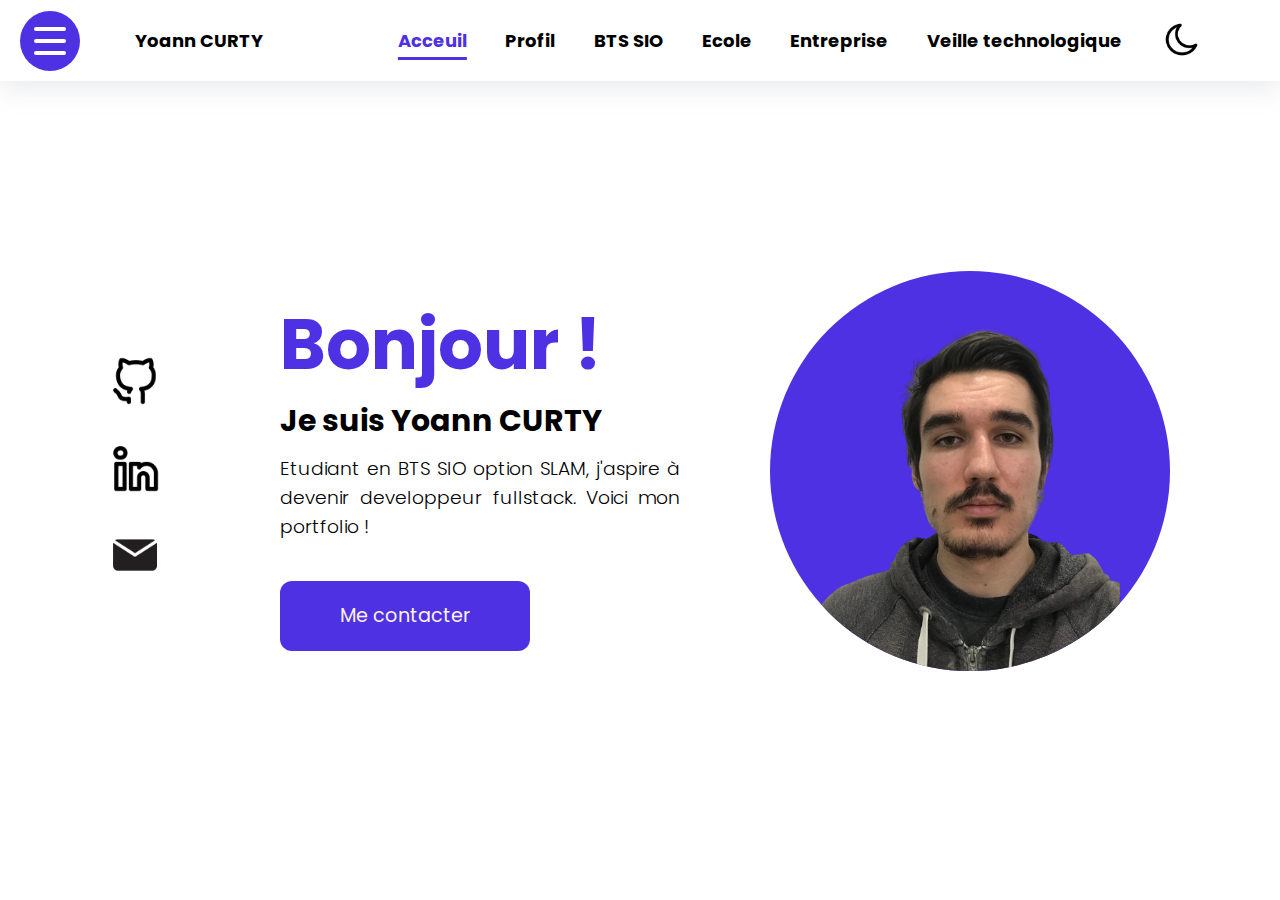
<file: index.html>
<!DOCTYPE html>
<html lang="en">
<head>
    <meta charset="UTF-8">
    <meta http-equiv="X-UA-Compatible" content="IE=edge">
    <meta name="viewport" content="width=device-width, initial-scale=1.0">
    

    <title>Portfolio Yoann CURTY</title>
    <link rel="stylesheet" href="./assets/css/style.css">
    <script src="./assets/js/script.js" defer></script>
</head>
<body id="body">
    <div id="scrollMenu" >

        <div id="barre-scroll">
            <div id="rond-scroll">
                <div id="barr">
                    <div id="bar1" class="bar-barre"></div>
                    <!-- <div id="bar2" class="bar-barre"></div> -->
                    <div id="bar3" class="bar-barre"></div>
                    
                </div>
                
            </div>
        </div>
        <ul class="ulScroll">
            <section class="li-titre">MENU</section>
            <li>
                <a class="highlightedSombre scroll-a" href="./index.html">Acceuil</a>
            </li>
            <li>
                <a class="scroll-a" href="./html/profil.html">Profil</a>
            </li>
            <li>
                <a class="scroll-a" href="./html/bts.html">BTS SIO</a>
            </li>
            <li>
                <a class="scroll-a" href="./html/ecole.html">Ecole</a>
            </li>
            <li>
                <a class="scroll-a" href="./html/entreprise.html">Entreprise</a>
            </li>
            <li>
                <a class="scroll-a" href="./html/veilletechno.html">Veille technologique</a>
            </li>
            <!-- <li>
                <a href="#">
                    <img class="menu-icon" src="./assets/img/moon.png" alt="">
                </a>
            </li> -->
        </ul>
        <ul class="contact-scroll ulScroll">
            <section class="li-titre">CONTACT</section>
            <li><a href="https://github.com/Yoann86"><img class="menu-icon menu-social-img" src="./assets/img/github.png" alt="">Git</a></li>
            <li><a href="https://www.linkedin.com/in/yoann-curty-5152aa263/"><img class="menu-icon menu-social-img" src="./assets/img/linkedin.png" alt="">Linkedin</a></li>
            <li><a href="mailto:yoann.curty@gmail.com"><img class="menu-icon menu-social-img" src="./assets/img/mail.png" alt="">Gmail</a></li>
            <li></li>
        </ul>
        
    </div>
    
        <nav id="nav">
            <div id="bar">
                <div class="bar-barre"></div>
                <div class="bar-barre"></div>
                <div class="bar-barre"></div>
            </div>
            
            <a href="#" class="nom">Yoann CURTY</a>
            
            <ul class="ulNav">
                <li>
                    <a class="highlighted" href="./index.html">Acceuil</a>
                </li>
                <li>
                    <a href="./html/profil.html">Profil</a>
                </li>
                <li>
                    <a href="./html/bts.html">BTS SIO</a>
                </li>
                <li>
                    <a href="./html/ecole.html">Ecole</a>
                </li>
                <li>
                    <a href="./html/entreprise.html">Entreprise</a>
                </li>
                <li>
                    <a href="./html/veilletechno.html">Veille technologique</a>
                </li>
                <li>
                    <a >
                        <img class="nav-icon" src="./assets/img/moon.png" alt="">
                    </a>
                </li>
            </ul>
            
        </nav>

    <div class="container">

        <div class="bubbles">
            <div class="bubble"></div>
            <div class="bubble"></div>
            <div class="bubble"></div>
            <div class="bubble"></div>
            <div class="bubble"></div>
            <div class="bubble"></div>
            <div class="bubble"></div>
            <div class="bubble"></div>
            <div class="bubble"></div>
            <div class="bubble"></div>
        </div>

        <div class="container-social">
            <a href="https://github.com/Yoann86" target="_blank"><img class="social-img" src="./assets/img/github.png" alt=""></a>
            <a href="https://www.linkedin.com/in/yoann-curty-5152aa263/" target="_blank"><img class="social-img" src="./assets/img/linkedin.png" alt=""></a>
            <a href="mailto:yoann.curty@gmail.com"><img class="social-img" src="./assets/img/mail.png" alt=""></a> 
        </div>

        <div class="text-container">
            <h1>Bonjour !</h1>
            <h2>Je suis Yoann CURTY</h2>
            <h3>Etudiant en BTS SIO option SLAM, j'aspire à devenir developpeur fullstack. Voici mon portfolio !</h3>
            <div><a href="" class="contact">Me contacter</a> </div>
        </div>

        <div id="blob">
            <img id="nixon" src="./assets/img/MicrosoftTeams-image__5_-removebg-preview.png" alt="">
        </div>

        
    </div>
    
</body>
</html>
</file>
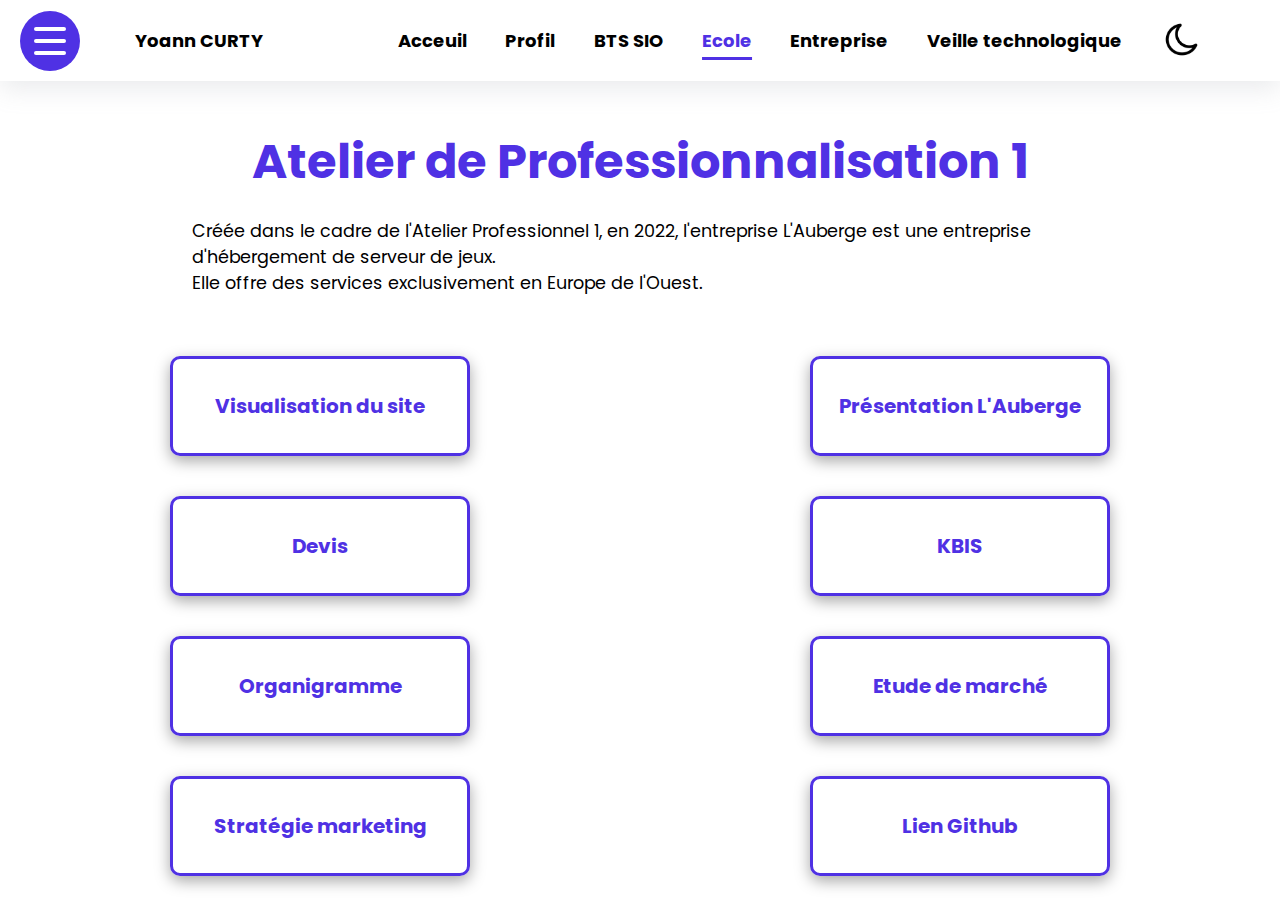
<file: html/ap1.html>
<!DOCTYPE html>
<html lang="en">
<head>
    <meta charset="UTF-8">
    <meta http-equiv="X-UA-Compatible" content="IE=edge">
    <meta name="viewport" content="width=device-width, initial-scale=1.0">
    <title>Document</title>
    <link rel="stylesheet" href="../assets/css/style.css">
    <script src="../assets/js/script.js" defer></script>
    <script src="../assets/js/ecole.js" defer></script>
</head>
<body id="body">
    
    <div id="scrollMenu" >
        <div id="barre-scroll">
            <div id="rond-scroll">
                <div id="barr">
                    <div id="bar1" class="bar-barre"></div>
                    <!-- <div id="bar2" class="bar-barre"></div> -->
                    <div id="bar3" class="bar-barre"></div>
                </div>
                
            </div>
        </div>
        <ul class="ulScroll">
            <section class="li-titre">MENU</section>
            <li>
                <a  class="scroll-a" href="../index.html">Acceuil</a>
            </li>
            <li>
                <a class="scroll-a" href="../html/profil.html">Profil</a>
            </li>
            <li>
                <a class="scroll-a" href="../html/bts.html">BTS SIO</a>
            </li>
            <li>
                <a class="highlightedSombre scroll-a" href="#">Ecole</a>
            </li>
            <li>
                <a class="scroll-a" href="./entreprise.html">Entreprise</a>
            </li>
            <li>
                <a class="scroll-a" href="./veilletechno.html">Veille technologique</a>
            </li>
            
        </ul>
        <ul class="contact-scroll ulScroll">
            <section class="li-titre">CONTACT</section>
            <li><a href="https://github.com/Yoann86"><img class="menu-icon menu-social-img" src="../assets/img/github.png" alt="">Git</a></li>
            <li><a href="https://www.linkedin.com/in/yoann-curty-5152aa263/"><img class="menu-icon menu-social-img" src="../assets/img/linkedin.png" alt="">Linkedin</a></li>
            <li><a href="mailto:yoann.curty@gmail.com"><img class="menu-icon menu-social-img" src="../assets/img/mail.png" alt="">Gmail</a></li>
        </ul>
    </div>
    <nav id="nav">
        <div id="bar">
            <div class="bar-barre"></div>
            <div class="bar-barre"></div>
            <div class="bar-barre"></div>
        </div>
        <a href="#" class="nom">Yoann CURTY</a>
        <ul class="ulNav">
            <li>
                <a  href="../index.html">Acceuil</a>
            </li>
            <li>
                <a  href="./profil.html">Profil</a>
            </li>
            <li>
                <a  href="./bts.html">BTS SIO</a>
            </li>
            <li>
                <a class="highlighted" href="./ecole.html">Ecole</a>
            </li>
            <li>
                <a href="./entreprise.html">Entreprise</a>
            </li>
            <li>
                <a href="./veilletechno.html">Veille technologique</a>
            </li>
            <li>
                <a >
                    <img class="nav-icon" src="../assets/img/moon.png" alt="">
                </a>
            </li>
        </ul>
        
    </nav>
    <div class="pasIndex"></div>
    <div id="overlay" class="visible"></div>

    <h2 class="tmp2">Atelier de Professionnalisation 1</h2>

    <div class="descAP1">
        Créée dans le cadre de l'Atelier Professionnel 1, en 2022, l'entreprise L'Auberge est une entreprise d'hébergement de serveur de jeux. 
        <br>
        Elle offre des services exclusivement en Europe de l'Ouest.
    </div>

    <div class="grilleAp1">
        <a href="../assets/pdf/ap1/pdf24_images_merged.pdf" target="_blank">Visualisation du site</a>
        <a href="../assets/pdf/ap1/presentationAP1.pdf" target="_blank">Présentation L'Auberge</a>
        <a href="../assets/pdf/ap1/devis.pdf" target="_blank">Devis</a>
        <a href="" target="_blank">KBIS</a>
        <a href="../assets/pdf/ap1/orga.pdf" target="_blank">Organigramme</a>
        <a href="../assets/pdf/ap1/etude.pdf" target="_blank">Etude de marché</a>
        <a href="../assets/pdf/ap1/planmarket.pdf" target="_blank">Stratégie marketing</a>
        <a href="https://github.com/Yoann86/Site-Vitrine" target="_blank">Lien Github</a>
    </div>
    

</body>
</html>
</file>
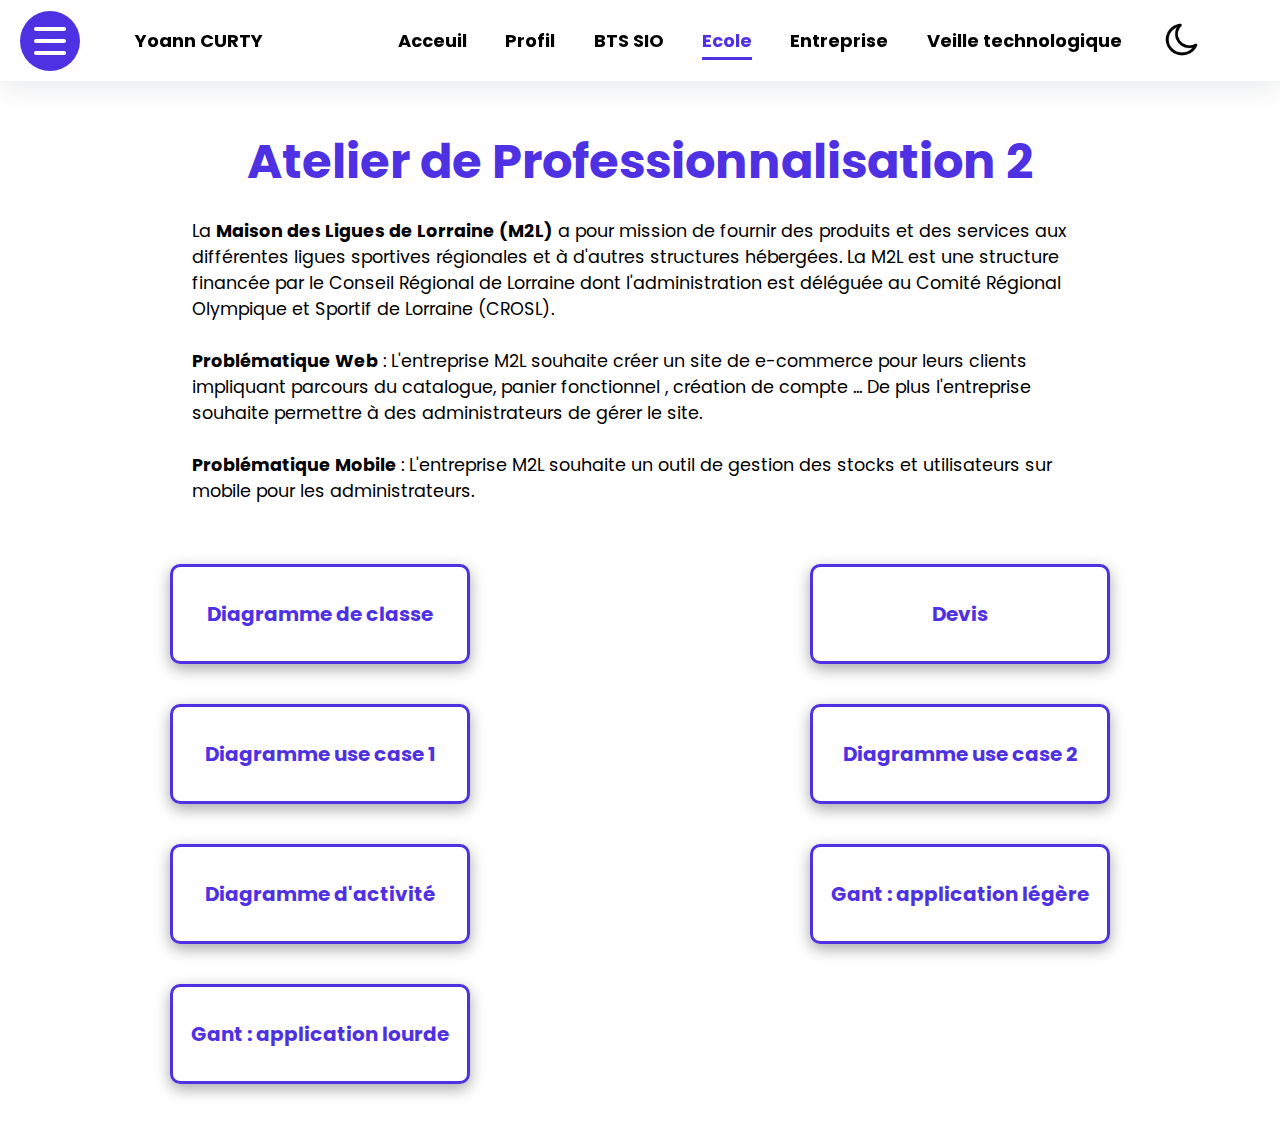
<file: html/ap2.html>
<!DOCTYPE html>
<html lang="en">
<head>
    <meta charset="UTF-8">
    <meta http-equiv="X-UA-Compatible" content="IE=edge">
    <meta name="viewport" content="width=device-width, initial-scale=1.0">
    <title>Document</title>
    <link rel="stylesheet" href="../assets/css/style.css">
    <script src="../assets/js/script.js" defer></script>
    <script src="../assets/js/ecole.js" defer></script>
</head>
<body id="body">
    
    <div id="scrollMenu" >
        <div id="barre-scroll">
            <div id="rond-scroll">
                <div id="barr">
                    <div id="bar1" class="bar-barre"></div>
                    <!-- <div id="bar2" class="bar-barre"></div> -->
                    <div id="bar3" class="bar-barre"></div>
                </div>
                
            </div>
        </div>
        <ul class="ulScroll">
            <section class="li-titre">MENU</section>
            <li>
                <a  class="scroll-a" href="../index.html">Acceuil</a>
            </li>
            <li>
                <a class="scroll-a" href="../html/profil.html">Profil</a>
            </li>
            <li>
                <a class="scroll-a" href="../html/bts.html">BTS SIO</a>
            </li>
            <li>
                <a class="highlightedSombre scroll-a" href="#">Ecole</a>
            </li>
            <li>
                <a class="scroll-a" href="./entreprise.html">Entreprise</a>
            </li>
            <li>
                <a class="scroll-a" href="./veilletechno.html">Veille technologique</a>
            </li>
            
        </ul>
        <ul class="contact-scroll ulScroll">
            <section class="li-titre">CONTACT</section>
            <li><a href="https://github.com/Yoann86"><img class="menu-icon menu-social-img" src="../assets/img/github.png" alt="">Git</a></li>
            <li><a href="https://www.linkedin.com/in/yoann-curty-5152aa263/"><img class="menu-icon menu-social-img" src="../assets/img/linkedin.png" alt="">Linkedin</a></li>
            <li><a href="mailto:yoann.curty@gmail.com"><img class="menu-icon menu-social-img" src="../assets/img/mail.png" alt="">Gmail</a></li>
        </ul>
    </div>
    <nav id="nav">
        <div id="bar">
            <div class="bar-barre"></div>
            <div class="bar-barre"></div>
            <div class="bar-barre"></div>
        </div>
        <a href="#" class="nom">Yoann CURTY</a>
        <ul class="ulNav">
            <li>
                <a  href="../index.html">Acceuil</a>
            </li>
            <li>
                <a  href="./profil.html">Profil</a>
            </li>
            <li>
                <a  href="./bts.html">BTS SIO</a>
            </li>
            <li>
                <a class="highlighted" href="./ecole.html">Ecole</a>
            </li>
            <li>
                <a href="./entreprise.html">Entreprise</a>
            </li>
            <li>
                <a href="./veilletechno.html">Veille technologique</a>
            </li>
            <li>
                <a >
                    <img class="nav-icon" src="../assets/img/moon.png" alt="">
                </a>
            </li>
        </ul>
        
    </nav>
    <div class="pasIndex"></div>
    <div id="overlay" class="visible"></div>

    <h2 class="tmp2">Atelier de Professionnalisation 2</h2>

    <div class="descAP1">
        La <b>Maison des Ligues de Lorraine (M2L)</b> a pour mission de fournir des produits et des services aux 
        différentes ligues sportives régionales et à d'autres structures hébergées. La M2L est une structure 
        financée par le Conseil Régional de Lorraine dont l'administration est déléguée au Comité 
        Régional Olympique et Sportif de Lorraine (CROSL).
        <br>
        <br>
        <b>Problématique Web</b>
        : L'entreprise M2L souhaite créer un site de e-commerce pour leurs clients impliquant parcours du catalogue, panier fonctionnel
        , création de compte ... De plus l'entreprise souhaite permettre à des administrateurs de gérer le site.
        <br>
        <br>
        <b>Problématique Mobile </b>
        : L'entreprise M2L souhaite un outil de gestion des stocks et utilisateurs sur mobile pour les administrateurs.

    </div>

    <div class="grilleAp1">
        <a href="../assets/img/ap2/classe_update.png" target="_blank">Diagramme de classe</a>
        <a href="../assets/img/ap2/devis.png" target="_blank">Devis</a>
        <a href="../assets/img/ap2/légère.png" target="_blank">Diagramme use case 1</a>
        <a href="../assets/img/ap2/lourde.png" target="_blank">Diagramme use case 2</a>
        <a href="../assets/img/ap2/activité.png" target="_blank">Diagramme d'activité</a>
        <a href="../assets/img/ap2/gant1.png" target="_blank">Gant : application légère</a>
        <a href="../assets/img/ap2/gant2.png" target="_blank">Gant : application lourde</a>
    </div>
    <br>
    <br>

</body>
</html>
</file>
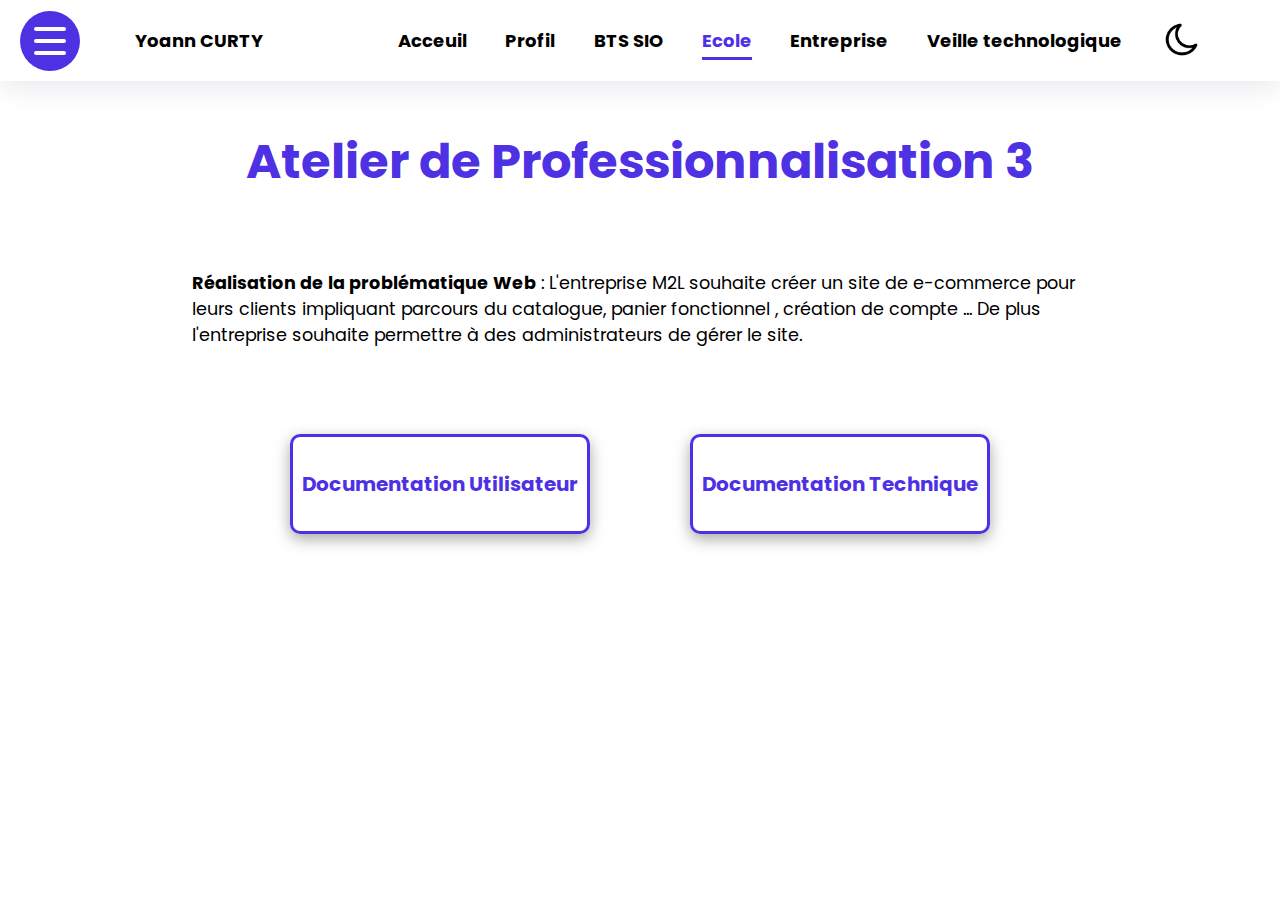
<file: html/ap3.html>
<!DOCTYPE html>
<html lang="en">
<head>
    <meta charset="UTF-8">
    <meta http-equiv="X-UA-Compatible" content="IE=edge">
    <meta name="viewport" content="width=device-width, initial-scale=1.0">
    <title>Document</title>
    <link rel="stylesheet" href="../assets/css/style.css">
    <script src="../assets/js/script.js" defer></script>
    <script src="../assets/js/ecole.js" defer></script>
</head>
<body id="body">
    
    <div id="scrollMenu" >
        <div id="barre-scroll">
            <div id="rond-scroll">
                <div id="barr">
                    <div id="bar1" class="bar-barre"></div>
                    <!-- <div id="bar2" class="bar-barre"></div> -->
                    <div id="bar3" class="bar-barre"></div>
                </div>
                
            </div>
        </div>
        <ul class="ulScroll">
            <section class="li-titre">MENU</section>
            <li>
                <a  class="scroll-a" href="../index.html">Acceuil</a>
            </li>
            <li>
                <a class="scroll-a" href="../html/profil.html">Profil</a>
            </li>
            <li>
                <a class="scroll-a" href="../html/bts.html">BTS SIO</a>
            </li>
            <li>
                <a class="highlightedSombre scroll-a" href="#">Ecole</a>
            </li>
            <li>
                <a class="scroll-a" href="./entreprise.html">Entreprise</a>
            </li>
            <li>
                <a class="scroll-a" href="./veilletechno.html">Veille technologique</a>
            </li>
            
        </ul>
        <ul class="contact-scroll ulScroll">
            <section class="li-titre">CONTACT</section>
            <li><a href="https://github.com/Yoann86"><img class="menu-icon menu-social-img" src="../assets/img/github.png" alt="">Git</a></li>
            <li><a href="https://www.linkedin.com/in/yoann-curty-5152aa263/"><img class="menu-icon menu-social-img" src="../assets/img/linkedin.png" alt="">Linkedin</a></li>
            <li><a href="mailto:yoann.curty@gmail.com"><img class="menu-icon menu-social-img" src="../assets/img/mail.png" alt="">Gmail</a></li>
        </ul>
    </div>
    <nav id="nav">
        <div id="bar">
            <div class="bar-barre"></div>
            <div class="bar-barre"></div>
            <div class="bar-barre"></div>
        </div>
        <a href="#" class="nom">Yoann CURTY</a>
        <ul class="ulNav">
            <li>
                <a  href="../index.html">Acceuil</a>
            </li>
            <li>
                <a  href="./profil.html">Profil</a>
            </li>
            <li>
                <a  href="./bts.html">BTS SIO</a>
            </li>
            <li>
                <a class="highlighted" href="./ecole.html">Ecole</a>
            </li>
            <li>
                <a href="./entreprise.html">Entreprise</a>
            </li>
            <li>
                <a href="./veilletechno.html">Veille technologique</a>
            </li>
            <li>
                <a >
                    <img class="nav-icon" src="../assets/img/moon.png" alt="">
                </a>
            </li>
        </ul>
        
    </nav>
    <div class="pasIndex"></div>
    <div id="overlay" class="visible"></div>

    <h2 class="tmp2">Atelier de Professionnalisation 3</h2>

    <div class="descAP1">
        <br>
        <br>
        <b>Réalisation de la problématique Web</b>
        : L'entreprise M2L souhaite créer un site de e-commerce pour leurs clients impliquant parcours du catalogue, panier fonctionnel
        , création de compte ... De plus l'entreprise souhaite permettre à des administrateurs de gérer le site.
        <br>
        <br>
       
    </div>

    <div class="grilleAp3">
        <a target="_blank" href="../assets/pdf/ap3/Documentation Site M2L.pdf" target="_blank">Documentation Utilisateur</a>
        <a target="_blank" href="../assets/pdf/ap3/Documentation Tech M2L.pdf" target="_blank">Documentation Technique</a>
    </div>
    <br>
    <br>

</body>
</html>
</file>
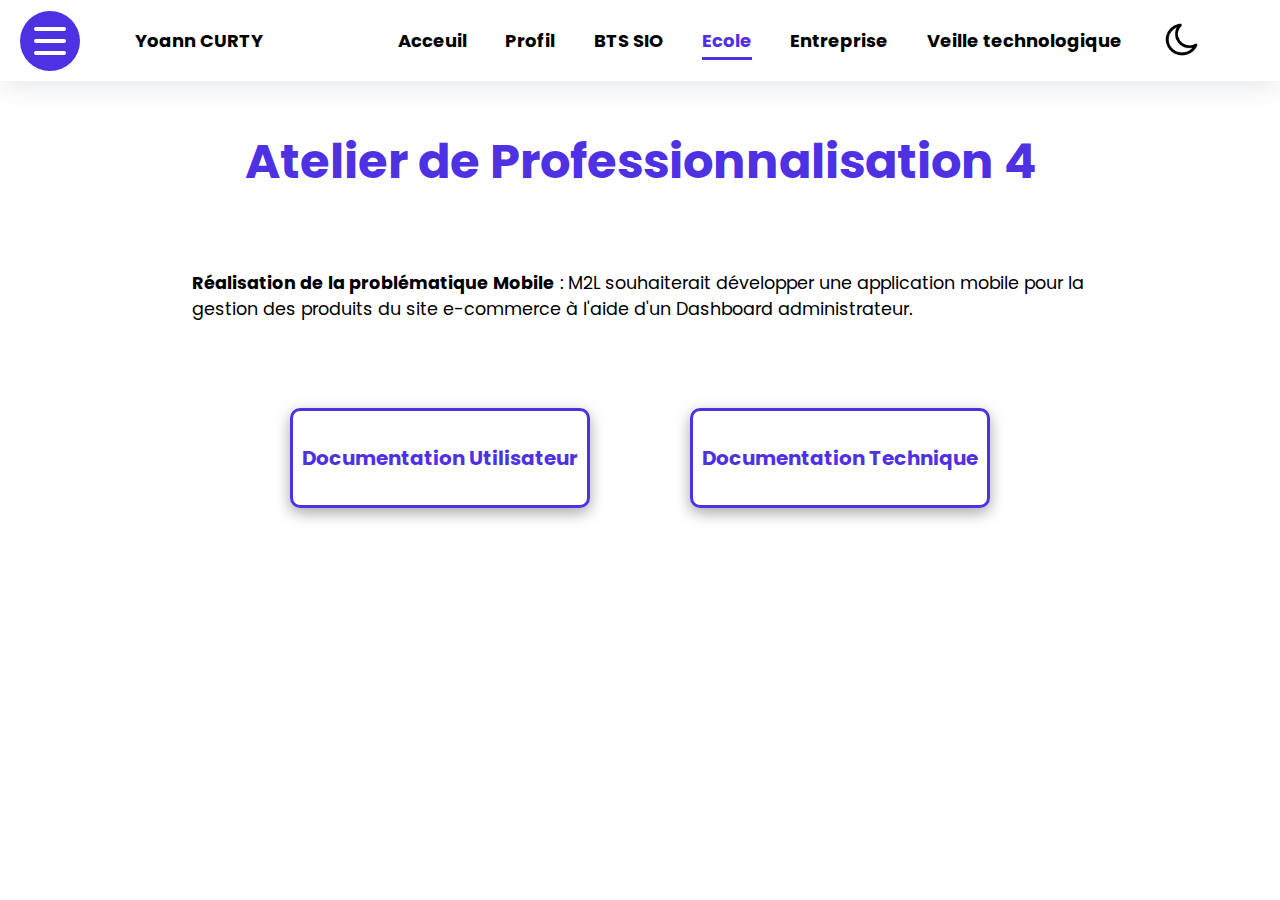
<file: html/ap4.html>
<!DOCTYPE html>
<html lang="en">
<head>
    <meta charset="UTF-8">
    <meta http-equiv="X-UA-Compatible" content="IE=edge">
    <meta name="viewport" content="width=device-width, initial-scale=1.0">
    <title>Document</title>
    <link rel="stylesheet" href="../assets/css/style.css">
    <script src="../assets/js/script.js" defer></script>
    <script src="../assets/js/ecole.js" defer></script>
</head>
<body id="body">
    
    <div id="scrollMenu" >
        <div id="barre-scroll">
            <div id="rond-scroll">
                <div id="barr">
                    <div id="bar1" class="bar-barre"></div>
                    <!-- <div id="bar2" class="bar-barre"></div> -->
                    <div id="bar3" class="bar-barre"></div>
                </div>
                
            </div>
        </div>
        <ul class="ulScroll">
            <section class="li-titre">MENU</section>
            <li>
                <a  class="scroll-a" href="../index.html">Acceuil</a>
            </li>
            <li>
                <a class="scroll-a" href="../html/profil.html">Profil</a>
            </li>
            <li>
                <a class="scroll-a" href="../html/bts.html">BTS SIO</a>
            </li>
            <li>
                <a class="highlightedSombre scroll-a" href="#">Ecole</a>
            </li>
            <li>
                <a class="scroll-a" href="./entreprise.html">Entreprise</a>
            </li>
            <li>
                <a class="scroll-a" href="./veilletechno.html">Veille technologique</a>
            </li>
            
        </ul>
        <ul class="contact-scroll ulScroll">
            <section class="li-titre">CONTACT</section>
            <li><a href="https://github.com/Yoann86"><img class="menu-icon menu-social-img" src="../assets/img/github.png" alt="">Git</a></li>
            <li><a href="https://www.linkedin.com/in/yoann-curty-5152aa263/"><img class="menu-icon menu-social-img" src="../assets/img/linkedin.png" alt="">Linkedin</a></li>
            <li><a href="mailto:yoann.curty@gmail.com"><img class="menu-icon menu-social-img" src="../assets/img/mail.png" alt="">Gmail</a></li>
        </ul>
    </div>
    <nav id="nav">
        <div id="bar">
            <div class="bar-barre"></div>
            <div class="bar-barre"></div>
            <div class="bar-barre"></div>
        </div>
        <a href="#" class="nom">Yoann CURTY</a>
        <ul class="ulNav">
            <li>
                <a  href="../index.html">Acceuil</a>
            </li>
            <li>
                <a  href="./profil.html">Profil</a>
            </li>
            <li>
                <a  href="./bts.html">BTS SIO</a>
            </li>
            <li>
                <a class="highlighted" href="./ecole.html">Ecole</a>
            </li>
            <li>
                <a href="./entreprise.html">Entreprise</a>
            </li>
            <li>
                <a href="./veilletechno.html">Veille technologique</a>
            </li>
            <li>
                <a >
                    <img class="nav-icon" src="../assets/img/moon.png" alt="">
                </a>
            </li>
        </ul>
        
    </nav>
    <div class="pasIndex"></div>
    <div id="overlay" class="visible"></div>

    <h2 class="tmp2">Atelier de Professionnalisation 4</h2>

    <div class="descAP1">
        <br>
        <br>
        <b>Réalisation de la problématique Mobile</b>
        : M2L souhaiterait développer une application mobile pour la gestion des produits du site e-commerce à l'aide d'un Dashboard administrateur. 
        <br>
        <br>
       
    </div>

    <div class="grilleAp3">
        <a target="_blank" href="../assets/pdf/ap4/Documentation Utilisateur M2L.pdf"" target="_blank">Documentation Utilisateur</a>
        <a target="_blank" href="../assets/pdf/ap4/Documentation Technique M2L.pdf" target="_blank">Documentation Technique</a>
    </div>
    <br>
    <br>

</body>
</html>
</file>
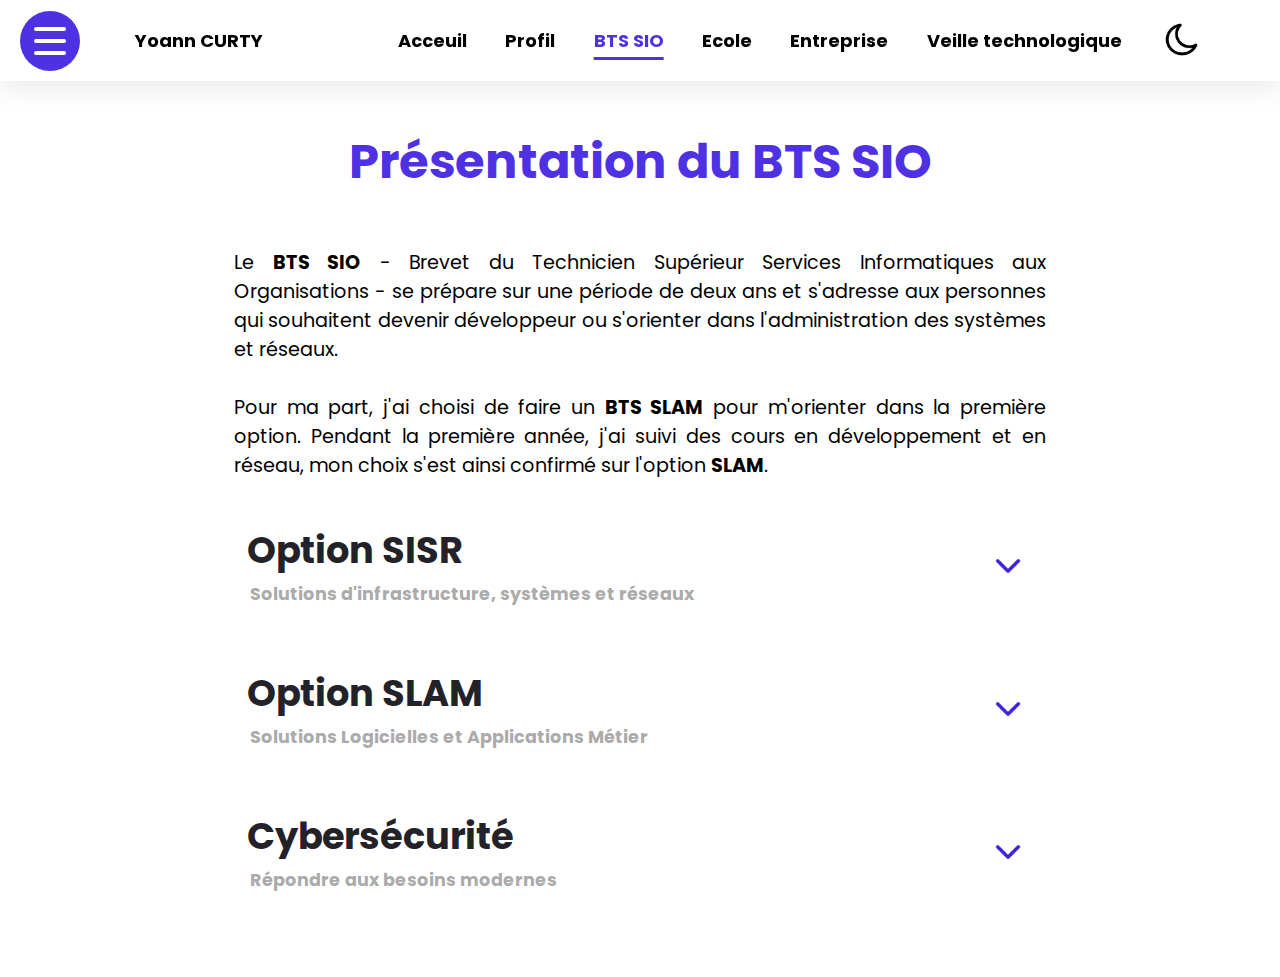
<file: html/bts.html>
<!DOCTYPE html>
<html lang="en">
<head>
    <meta charset="UTF-8">
    <meta http-equiv="X-UA-Compatible" content="IE=edge">
    <meta name="viewport" content="width=device-width, initial-scale=1.0">

    <link rel="stylesheet" href="../assets/css/style.css">
    <script src="../assets/js/script.js" defer></script>

</head>

<body id="body">
   
    <div id="scrollMenu" >
        <div id="barre-scroll">
            <div id="rond-scroll">
                <div id="barr">
                    <div id="bar1" class="bar-barre"></div>
                    <!-- <div id="bar2" class="bar-barre"></div> -->
                    <div id="bar3" class="bar-barre"></div>
                </div>
                
            </div>
        </div>
        <ul class="ulScroll">
            <section class="li-titre">MENU</section>
            <li>
                <a  class="scroll-a" href="../index.html">Acceuil</a>
            </li>
            <li>
                <a class="scroll-a" href="../html/profil.html">Profil</a>
            </li>
            <li>
                <a class="highlightedSombre scroll-a" href="../html/bts.html">BTS SIO</a>
            </li>
            <li>
                <a class="scroll-a" href="./ecole.html">Ecole</a>
            </li>
            <li>
                <a class="scroll-a" href="./entreprise.html">Entreprise</a>
            </li>
            <li>
                <a class="scroll-a" href="./veilletechno.html">Veille technologique</a>
            </li>
            
        </ul>
        <ul class="contact-scroll ulScroll">
            <section class="li-titre">CONTACT</section>
            <li><a href="https://github.com/Yoann86"><img class="menu-icon menu-social-img" src="../assets/img/github.png" alt="">Git</a></li>
            <li><a href="https://www.linkedin.com/in/yoann-curty-5152aa263/"><img class="menu-icon menu-social-img" src="../assets/img/linkedin.png" alt="">Linkedin</a></li>
            <li><a href="mailto:yoann.curty@gmail.com"><img class="menu-icon menu-social-img" src="../assets/img/mail.png" alt="">Gmail</a></li>
        </ul>
    </div>
    <nav id="nav">
        <div id="bar">
            <div class="bar-barre"></div>
            <div class="bar-barre"></div>
            <div class="bar-barre"></div>
        </div>
        <a href="#" class="nom">Yoann CURTY</a>
        <ul class="ulNav">
            <li>
                <a  href="../index.html">Acceuil</a>
            </li>
            <li>
                <a  href="./profil.html">Profil</a>
            </li>
            <li>
                <a class="highlighted" href="./bts.html">BTS SIO</a>
            </li>
            <li>
                <a href="./ecole.html">Ecole</a>
            </li>
            <li>
                <a href="./entreprise.html">Entreprise</a>
            </li>
            <li>
                <a href="./veilletechno.html">Veille technologique</a>
            </li>
            <li>
                <a >
                    <img class="nav-icon" src="../assets/img/moon.png" alt="">
                </a>
            </li>
        </ul>
        
    </nav>
    
    
    <div class="pasIndex"></div>

    <!-- <h2 class="tmp">Navbar à update quand elle sera terminée</h2> -->

    <h2 class="tmp2">Présentation du BTS SIO</h2>

    <br><br>
    <div class="descBTS">
        
        <p class="pBTS"> 
            Le <b>BTS SIO</b> - Brevet du Technicien Supérieur Services Informatiques aux Organisations - se prépare sur une période de deux ans 
            et s'adresse aux personnes qui souhaitent devenir développeur ou s'orienter dans l'administration des systèmes et réseaux. <br><br>  Pour ma part, j'ai
            choisi de faire un <b>BTS SLAM</b> pour m'orienter dans la première option. Pendant la première année, j'ai suivi des cours en développement et en réseau,
            mon choix s'est ainsi confirmé sur l'option <b>SLAM</b>. 
        </p>

        <br>
      
        <div class="collapsible">
            <div class="collapsible-content">
                <div class="collapsible-gauche">
                    <h2>Option SISR</h2><h4>Solutions d'infrastructure, systèmes et réseaux</h4>
                </div>
                <img class="fleche" src="../assets/img/arrow.png" alt="">
            </div>
            
            
        </div>
        <div class="content">
            <h3>Débouchés :</h3>
            <ul class="ulBTS">
                <li> Technicien de production</li>
                <li> Technicien d'infrastructure</li>
                <li> Technicien réseau et télécoms</li>
                <li> Technicien systèmes et réseaux</li>
                <li> Administrateur systèmes et réseaux</li>
                <li> Support systèmes et réseaux</li>
                <li> Pilote d'exploitation</li>
                <li> Informaticien support et déploiement </li>
            </ul>
        </div>
      
      <br>
        <div class="collapsible">
            <div class="collapsible-content">
                <div class="collapsible-gauche">
                    <h2>Option SLAM</h2><h4>Solutions Logicielles et Applications Métier</h4>
                </div>
                <img class="fleche" src="../assets/img/arrow.png" alt="">
            </div>
            
        </div>
        <div class="content">
            <h3>Débouchés :</h3>
            <ul class="ulBTS">
                <li> Développeur d'applications informatiques</li>
                <li> Développeur informatique</li>
                <li> Analyste d'applications ou d'études</li>
                <li> Analyste programmeur</li>
                <li> Chargé d'études informatiques</li>
                <li> Informaticien d'études</li>
                <li> Programmeur analyste</li>
                <li> Programmeur d'applications</li>
                <li> Responsable des services applicatifs</li>
                <li> Technicien d'études informatiques</li>
              </ul>
        </div>

        <br>
        <div class="collapsible">
            <div class="collapsible-content">
                <div class="collapsible-gauche">
                    <h2>Cybersécurité</h2>
                    <h4>Répondre aux besoins modernes</h4>
                </div>
                <img class="fleche" src="../assets/img/arrow.png" alt="">
            </div>
        </div>
        <div class="content">
            <p class="pBTS">Ces dernières années, le référentiel a changé pour répondre au besoin actuel du domaine informatique. 
                La sécurité des données professionnelles et personnelles sont un enjeu important pour chaque entreprise.
                <br><br> Au vu de l'augmentation 
                des vols de données et de l'évolution des techniques d'arnaques, les entreprises souhaitent développer la <b>cybersécurité</b>.
                <br><br> C'est à cet effet, que le BTS SIO s'est réformé et est maintenant plus axé sur la sécurité. Les deux sections apprennent 
                donc à sécuriser leurs codes pour les <b>SLAM</b>  et l'infrastructure réseau pour les <b>SISR</b>. 
            </p>
        </div>
        <br><br>
    </div>
    

</body>
</html>
</file>
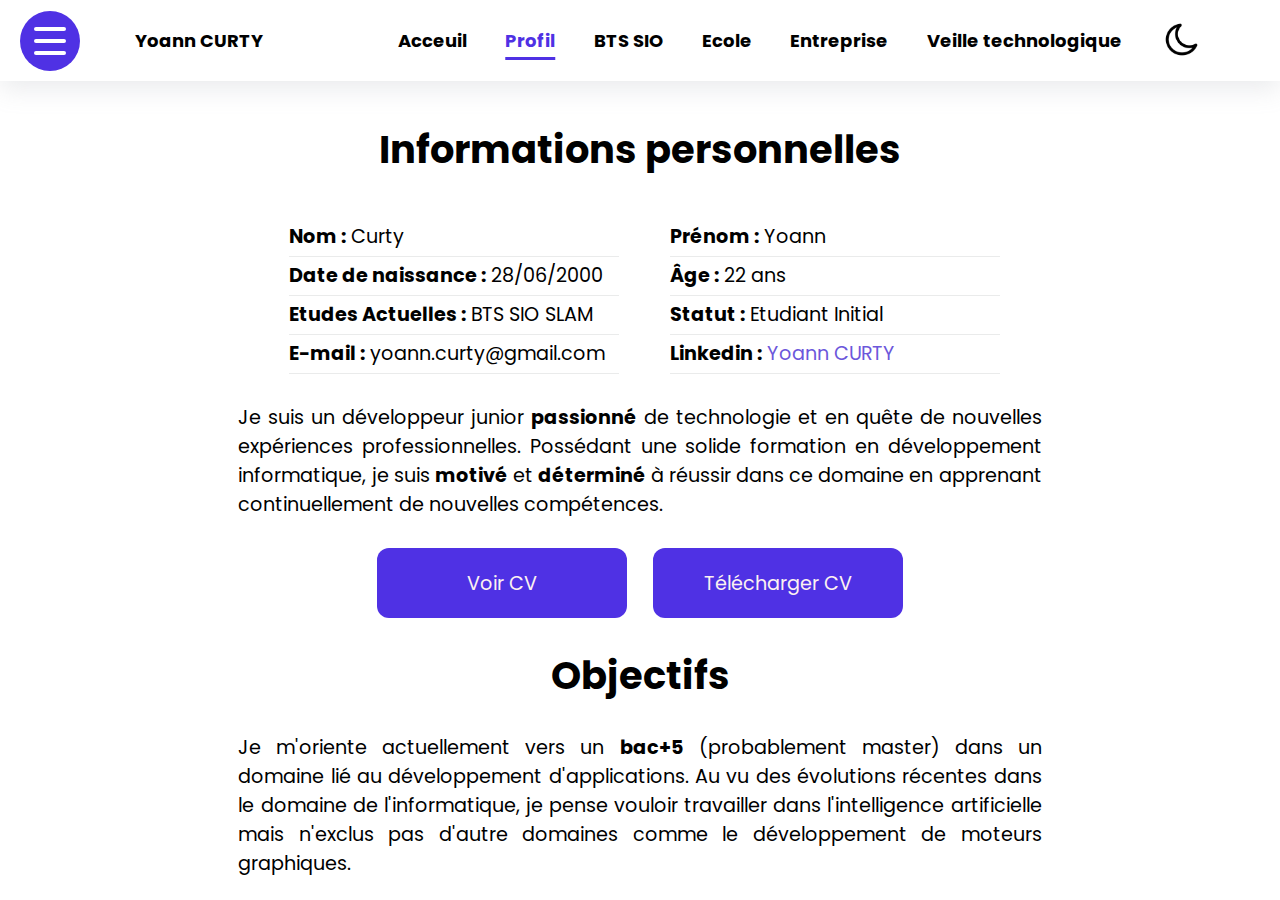
<file: html/profil.html>
<!DOCTYPE html>
<html lang="en">
<head>
    <meta charset="UTF-8">
    <meta http-equiv="X-UA-Compatible" content="IE=edge">
    <meta name="viewport" content="width=device-width, initial-scale=1.0">

    <link rel="stylesheet" href="../assets/css/style.css">
    <script src="../assets/js/script.js" defer></script>
    
</head>
<body id="body">
    
    <div id="scrollMenu" >
        <div id="barre-scroll">
            <div id="rond-scroll">
                <div id="barr">
                    <div id="bar1" class="bar-barre"></div>
                    <!-- <div id="bar2" class="bar-barre"></div> -->
                    <div id="bar3" class="bar-barre"></div>
                </div>
                
            </div>
        </div>
        <ul class="ulScroll">
            
            <section class="li-titre">MENU</section>
            <li>
                <a  class="scroll-a" href="../index.html">Acceuil</a>
            </li>
            <li>
                <a class="highlightedSombre scroll-a" href="../html/profil.html">Profil</a>
            </li>
            <li>
                <a class="scroll-a" href="../html/bts.html">BTS SIO</a>
            </li>
            <li>
                <a class="scroll-a" href="./ecole.html">Ecole</a>
            </li>
            <li>
                <a class="scroll-a" href="./entreprise.html">Entreprise</a>
            </li>
            <li>
                <a class="scroll-a" href="./veilletechno.html">Veille technologique</a>
            </li>
            
        </ul>
        <ul class="contact-scroll ulScroll">
            <section class="li-titre">CONTACT</section>
            <li><a href="https://github.com/Yoann86"><img class="menu-icon menu-social-img" src="../assets/img/github.png" alt="">Git</a></li>
            <li><a href="https://www.linkedin.com/in/yoann-curty-5152aa263/"><img class="menu-icon menu-social-img" src="../assets/img/linkedin.png" alt="">Linkedin</a></li>
            <li><a href="mailto:yoann.curty@gmail.com"><img class="menu-icon menu-social-img" src="../assets/img/mail.png" alt="">Gmail</a></li>
        </ul>
    </div>
    <nav id="nav">
        <div id="bar">
            <div class="bar-barre"></div>
            <div class="bar-barre"></div>
            <div class="bar-barre"></div>
        </div>
        <a href="#" class="nom">Yoann CURTY</a>
        <ul class="ulNav">
            <li>
                <a  href="../index.html">Acceuil</a>
            </li>
            <li>
                <a class="highlighted" href="./profil.html">Profil</a>
            </li>
            <li>
                <a  href="./bts.html">BTS SIO</a>
            </li>
            <li>
                <a href="./ecole.html">Ecole</a>
            </li>
            <li>
                <a href="./entreprise.html">Entreprise</a>
            </li>
            <li>
                <a href="./veilletechno.html">Veille technologique</a>
            </li>
            <li>
                <a >
                    <img class="nav-icon" src="../assets/img/moon.png" alt="">
                </a>
            </li>
        </ul>
        
    </nav>
   
    
    <div class="pasIndex"></div>

    <!-- <h2 class="tmp">Navbar à update quand elle sera terminée</h2> -->

    <div class="container_profil">

        <div class="p"> 
            
            <h1>Informations personnelles</h1><br> <!-- br à supprimer, rubriques déroulantes en javascript -->

            <ul class="profil-champs">
                <li><section>Nom :</section> Curty</li>
                <li><section>Prénom :</section> Yoann </li>
                <li><section>Date de naissance :</section> 28/06/2000</li>
                <li><section>Âge :</section> 22 ans</li>
                <li><section>Etudes Actuelles :</section> BTS SIO SLAM</li>
                <li><section>Statut :</section> Etudiant Initial</li>
                <li><section>E-mail :</section> yoann.curty@gmail.com</li>
                <li><section>Linkedin :</section> <a href="https://www.linkedin.com/in/yoann-curty-5152aa263/" target="_blank">Yoann CURTY</a> </li>
            </ul>

            <p>
                Je suis un développeur junior <b>passionné</b>  de technologie et en quête de nouvelles expériences professionnelles. 
                Possédant une solide formation en développement informatique, je suis <b>motivé</b>  et <b>déterminé</b>  à réussir dans ce domaine en apprenant continuellement de nouvelles compétences.
            </p>

            <br>

            <div class="button_cv"> 
                <div class="cv" id="voirCv" >Voir CV</div>
                <a class="cv" href="../assets/pdf/curty-yoann-cv (3).pdf" download="moncv.pdf">Télécharger CV</a>
            </div>
            <embed class="visible" id="pdf" src="../assets/pdf/curty-yoann-cv (3).pdf" />
            
            <br>

            <h1>Objectifs</h1><br> <!-- br à supprimer, rubriques déroulantes en javascript -->

            <p>
                Je m'oriente actuellement vers un <b>bac+5</b> (probablement master) dans un domaine lié au développement d'applications. 
                Au vu des évolutions récentes dans le domaine de l'informatique, je pense vouloir travailler dans l'intelligence artificielle mais 
                n'exclus pas d'autre domaines comme le développement de moteurs graphiques. 
            </p>
            

        </div>
        
        



    </div>
    




</body>
</html>
</file>
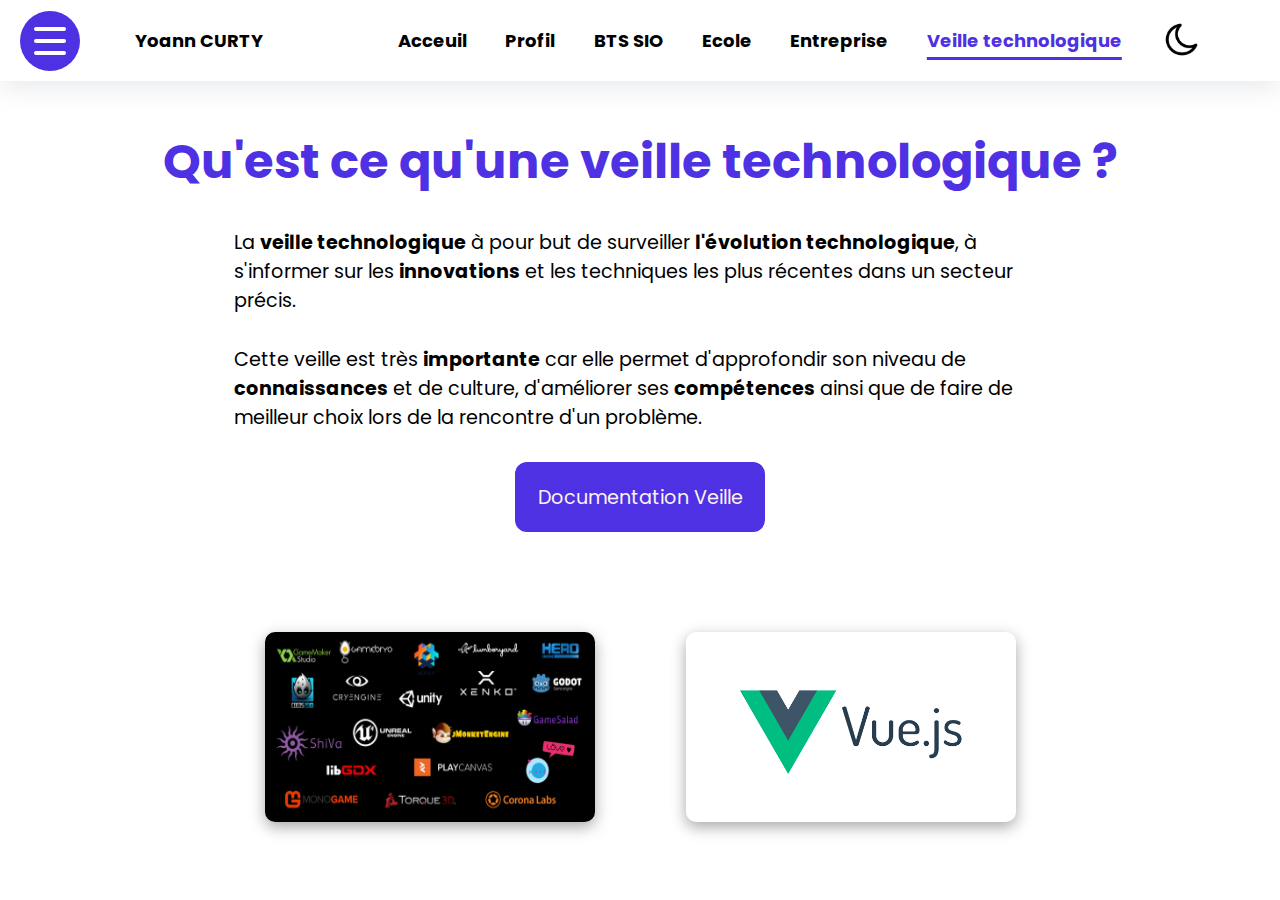
<file: html/veilletechno.html>
<!DOCTYPE html>
<html lang="en">
<head>
    <meta charset="UTF-8">
    <meta http-equiv="X-UA-Compatible" content="IE=edge">
    <meta name="viewport" content="width=device-width, initial-scale=1.0">
    <title>Document</title>
    <title>Document</title>
    <link rel="stylesheet" href="../assets/css/style.css">
    <script src="../assets/js/script.js" defer></script>
</head>
<body id="body">
    <div id="scrollMenu" >
        <div id="barre-scroll">
            <div id="rond-scroll">
                <div id="barr">
                    <div id="bar1" class="bar-barre"></div>
                    <!-- <div id="bar2" class="bar-barre"></div> -->
                    <div id="bar3" class="bar-barre"></div>
                </div>
                
            </div>
        </div>
        <ul class="ulScroll">
            <section class="li-titre">MENU</section>
            <li>
                <a  class="scroll-a" href="../index.html">Acceuil</a>
            </li>
            <li>
                <a class="scroll-a" href="../html/profil.html">Profil</a>
            </li>
            <li>
                <a class="scroll-a" href="../html/bts.html">BTS SIO</a>
            </li>
            <li>
                <a class=" scroll-a" href="./ecole.html">Ecole</a>
            </li>
            <li>
                <a class=" scroll-a" href="./entreprise.html">Entreprise</a>
            </li>
            <li>
                <a class="highlightedSombre scroll-a" href="./veilletechno.html">Veille technologique</a>
            </li>
            
        </ul>
        <ul class="contact-scroll ulScroll">
            <section class="li-titre">CONTACT</section>
            <li><a href="https://github.com/Yoann86"><img class="menu-icon menu-social-img" src="../assets/img/github.png" alt="">Git</a></li>
            <li><a href="https://www.linkedin.com/in/yoann-curty-5152aa263/"><img class="menu-icon menu-social-img" src="../assets/img/linkedin.png" alt="">Linkedin</a></li>
            <li><a href="mailto:yoann.curty@gmail.com"><img class="menu-icon menu-social-img" src="../assets/img/mail.png" alt="">Gmail</a></li>
        </ul>
    </div>
    <nav id="nav">
        <div id="bar">
            <div class="bar-barre"></div>
            <div class="bar-barre"></div>
            <div class="bar-barre"></div>
        </div>
        <a href="#" class="nom">Yoann CURTY</a>
        <ul class="ulNav">
            <li>
                <a  href="../index.html">Acceuil</a>
            </li>
            <li>
                <a  href="./profil.html">Profil</a>
            </li>
            <li>
                <a  href="./bts.html">BTS SIO</a>
            </li>
            <li>
                <a  href="./ecole.html">Ecole</a>
            </li>
            <li>
                <a  href="./entreprise.html">Entreprise</a>
            </li>
            <li>
                <a class="highlighted" href="./veilletechno.html">Veille technologique</a>
            </li>
            <li>
                <a >
                    <img class="nav-icon" src="../assets/img/moon.png" alt="">
                </a>
            </li>
        </ul>
        
    </nav>
    <div class="pasIndex"></div>

    <h2 class="tmp2">Qu'est ce qu'une veille technologique ? </h2>
    

    <div class="descVeille">
        <p>
            La <b>veille technologique</b>  à pour but de surveiller <b>l'évolution technologique</b>, 
            à s'informer sur les <b>innovations</b>  et les techniques les plus récentes dans un secteur 
            précis.
        </p>
        <p>
            Cette veille est très <b>importante</b>  car elle permet d'approfondir son niveau de <b>connaissances</b>  et de culture, 
            d'améliorer ses <b>compétences</b>  ainsi que de faire de meilleur choix lors de la rencontre d'un problème.
        </p>
        <div class="button_cv"> 
            
            <a class="cv" href="../assets/pdf/Doc_outils_veille.pdf" target="_blank" >Documentation Veille</a>
        </div>

        <div class="containerVeille">
            <a href="../assets/pdf/Veille_technologique_moteurs_graphiques.pdf" target="_blank">
                <div class="veille1">
                    <img src="../assets/img/game_engine.jfif" alt="">
                    <p>
                        Veille 1 <br>
                    Les moteurs graphiques
                    </p> 
                </div>
            </a>
            
            <a href="../assets/pdf/Veille technologique vue.pdf" target="_blank">
                <div class="veille2">
                    <img src="../assets/img/Logo-Vuejs.png" alt="">
                    <p>
                        Veille 2 <br>
                    Vue.js
                    </p> 
                </div>
            </a>

            
        </div>

    </div>
</body>
</html>
</file>
<file: assets/css/style.css>
@import url('https://fonts.googleapis.com/css2?family=Poppins:wght@400;500;600&display=swap');

:root {
    /* Couleurs du corps */
    --couleur-body-clair:rgb(252, 241, 241);
    --couleur-body-sombre:#232228;
    --couleur-bleu:#4f31e4;
    --couleur-bleu-claire:#6c57db;
    --couleur-sombre: white;

    /* Polices */
    --police: 'Poppins', sans-serif;
}

/*Reset du css*/

*{
    padding: 0;
    margin: 0;
    box-sizing: border-box;
}

html{
    scroll-behavior: smooth;
    overflow-y: scroll;
    
}

body {
    font-family: var(--police);
}

ul {
    list-style: none;
}

a {
    text-decoration: none;
}

/* Barres du menu */

#bar, #barr  {
    position: absolute;
    display: flex;
    gap: 8px;
    flex-direction: column;
    align-items: center;
    justify-content: center;
    width: 60px;
    height: 60px;
    z-index: 400;
    background-color: var(--couleur-bleu);
    border-radius: 100px;
    z-index: 1;  
}

#bar1 {
    transform: rotate(45deg) translateY(4px) translateX(3px);
}

#bar3 {
    transform: rotate(-45deg) translateY(-5px) translateX(4px) ;
}

#bar {
    left: 20px;
}

#barr {
    z-index: 2; 
}

#barre-scroll {
    position: fixed;
    display: flex;
    align-items: center;
    justify-content: center;
    top: 0;
    left: 20px;
    height: clamp(75px,9vh,9vh);
    z-index: 1;
    
}

#rond-scroll {
    width: 60px;
    height: 60px;
    border-radius: 100px;
}



#barr:hover {
    cursor: pointer;
}

#bar:hover {
    cursor: pointer;
}

.bar-barre {
    background-color: black;
    background-color: white;
    width: 32px;
    height: 4px;
    border-radius: 1200px;
}

/* ============== Scroll menu ============================================================================= */

#scrollMenu{
    position: fixed;
    display: flex;
    align-items: center;
    justify-content: space-evenly;
    top: 0;
    left: 0;
    height: 100%;
    width: 100%;
    background-color: var(--couleur-bleu);
    clip-path: circle(25px at calc(0% + 45px) 45px);
    visibility: hidden;
    transition: all 0.3s ease-in-out;
    z-index: 1;
}

.ulScroll {
    display: flex;
    flex-direction: column;
    height: 30vh;
    font-weight: 400;
    font-size: 2rem;
    color: var(--couleur-body-clair);
    margin-top: -28vh;
}

.contact-scroll li a{
    display: flex;
    align-items: center;
    color: var(--couleur-sombre);
}

.contact-scroll li a img{
    margin-right: 0.5vw;
}

.contact-scroll li:hover img {
    filter:none;
}

.ulScroll li {
    margin-bottom: 10px;
}

.li-titre {
    margin-bottom: 30px;
    font-size: 3.2rem;
    font-weight: bolder;
    color: rgb(255, 254, 255);
    text-decoration: underline;
    text-underline-offset: 13px;
}

.scroll-a {
    color: var(--couleur-body-clair);
    
}

.ulScroll a:hover {
    display: flex;
    color: black;
    transform: translateX(20px);
    transition: transform 0.3s linear;
}

.highlightedSombre {
    color : black;
}

.menu-icon {
    filter: invert(100%) sepia(16%) saturate(5593%) hue-rotate(228deg) brightness(127%) contrast(109%);
}

.menu-icon:hover {
    filter: invert(3%) sepia(66%) saturate(3906%) hue-rotate(246deg) brightness(112%) contrast(96%);
}

/* ============== Nav ==================================================================================== */

#block1 {
    display: flex;
    align-items: center;
    justify-content: center;
}

nav a {
    color: var(--couleur-noir);
    font-size: clamp(18px,1.1vw,1.2vw);
    white-space: nowrap; 
}

nav a img {
    cursor: pointer;
}

.ulNav a:hover {
    color:var(--couleur-bleu);
    transition: 0.3s;
}

.nom {
    position: absolute;
    left: 135px;
    
}

nav {
    height: clamp(75px,9vh,9vh);
    position: sticky;
    background-color: var(--couleur-sombre);
    top: 0;
    width: 100%;
    z-index: 0;
    display: flex;
    justify-content:right;
    align-items: center;
    font-weight: bold;
    box-shadow: rgba(149, 157, 165, 0.2) 0px 8px 24px;
}

.ulNav,.ulNav li {
    display: inline-flex;
    margin-right: 3vw;
    
    align-items:center ;  
}

.nav-icon, .menu-icon {
    width: 43px;
    height: auto;
    
}

.nav-icon {
    margin-top: 5px;
}

.nav-icon:hover {
    filter: invert(14%) sepia(59%) saturate(7381%) hue-rotate(253deg) brightness(83%) contrast(107%);
}

.highlighted {
    color:var(--couleur-bleu);
    text-decoration: underline;
    text-underline-offset: 10px;
    text-decoration-thickness :3px;
}

/* ============== Index ================================================================================ */

#blob { 
    display: flex;
    align-items:self-end;
    justify-content: center;
    margin-left: 10px;
    min-width: 400px;
    min-height: 400px;
    background: var(--couleur-bleu); 
    border-radius: 50%;
    overflow: hidden;

 }

 #nixon {
    width: 300px;
    height: 400px;  
 }


 .container {
    display: flex;
    width: clamp(400px,60vw);
    margin: auto;
    margin-top: 10vh;
    padding: 100px;
    align-items: center;
    justify-content: center;
}

.container-social {
    display: flex;
    flex-direction: column;
    gap: 30px;
    margin-right: 120px;
}

.container-social img {
    width: 50px;
    height: 50px;
}

.social-img:hover {
    filter: invert(14%) sepia(59%) saturate(7381%) hue-rotate(253deg) brightness(83%) contrast(107%);
}


.text-container {
    width: 400px; 
    margin-right: 80px;
}

.text-container h3 {
    font-weight: 300; 
    text-align: justify;   
}

.text-container h1 {
    font-size: 70px; 
    color: var(--couleur-bleu);   
}

.text-container h2 {
    font-size: 30px;
    margin-bottom: 10px;
}

.contact,.cv {
    display: flex;
    background-color: var(--couleur-bleu);
    color: var(--couleur-body-clair);
    width: 250px;
    height: auto;
    min-height: 70px;    
    justify-content: center;
    align-items: center;
    border-radius: 12px;
    
}

.contact {
    margin-top: 40px;
    font-size: 1.2rem;
}

.contact:hover, .cv:hover {
    /* filter: brightness(0.6); */
    color: var(--couleur-bleu);
    background-color: white;
    border: 3px solid var(--couleur-bleu);
    font-weight: bolder;
    transition: color 0.2s;
    transition: background-color 0.3s;
}

/* ============== TMP ============== */

.tmp {
    text-align: center;
    color: rgb(25, 194, 25);
    font-size: 30px;
    /* color: var(--couleur-bleu); */
    margin-top: 5vh;
    
}

.tmp2 {
    text-align: center;
    /* color: rgb(25, 194, 25); */
    font-size: 3rem;
    color: var(--couleur-bleu);
    margin-top: 5vh;
    
}

/* ============== Profil =============================================================================== */

.container_profil {
    margin: auto;
    margin-top: 30px;
    width: 80vw;
    padding: 10px;
    font-size: 1.2rem;  
}

.profil-champs {
    width: 70%;
    justify-items: center;
    margin: 10px 0 30px 0 ;
    display: grid;
    grid-template-columns: repeat(2,1fr);
    column-gap: 4vw;
}

.profil-champs li {
    min-width: 330px;
    margin-top: 5px;
    padding-bottom: 5px;
    box-shadow: rgba(27, 31, 35, 0.09) 0px 1px 0px, rgba(255, 255, 255, 0.9) 0px 1px 0px inset;
}

.profil-champs li a {
    color: var(--couleur-bleu-claire);
}

.profil-champs li section {
    font-weight: bolder;
    display: inline;
}

.button_cv {
    display: flex;
    margin: auto;
    justify-content: center;
    align-items: center;
    
}

.cv {
    margin-right: 1vw;
    margin-left: 1vw;
    background-color: var(--couleur-bleu);
    text-align: center;
}

.p {
    display: flex;
    flex-direction: column;
    align-items: center;
    justify-content: center;
}

.p h1 {
    text-align: center;
}

#pdf {
    margin-top: 20px;
    width: clamp(200px,1200px,80vw);
    height: 1000px;
    
}

#voirCv:hover {
    cursor: pointer;
}



.p p {
    width: 80%;
    margin: auto;  
    text-align: justify;
}

 /* ============== BTS ============== */

 .descBTS, .descVeille {
    margin: auto;
    width: 65vw;
    padding: 10px;
    font-size: 1.2rem;
    margin-top: -10px;
 }

.descBTS h2 {
    color: #232228;
    font-size: 2.3rem;
}
 
 h4 {
    color: rgba(128, 128, 128, 0.679);
    padding: 3px;
    font-size: 1.1rem;
 }

 h3 {
    margin-bottom: 10px;
 }

 .pBTS {
    text-align: justify;
}

.ulBTS li::before {
    content: "-";
    
}

.collapsible {
    cursor: pointer;
    width: 100%;
    border: none;
    text-align: left;
    outline: none;
    font-size: 15px;
    border: 3px solid white;
    border-radius: 10px;
    padding: 10px;
}

.collapsible .collapsible-content  {
    display: flex;
    align-items: center;
    justify-content: space-between;
}

.collapsible img {
    width: 50px;
    height: 50px;
    filter: invert(14%) sepia(59%) saturate(7381%) hue-rotate(253deg) brightness(83%) contrast(107%);
    z-index: -1;
}

.collapsible-gauche {
    display: flex;
    flex-direction: column;
}

.active {
    cursor: pointer;
    border: 3px solid var(--couleur-bleu);
}

.content {
    padding: 20px;
    display: none;
    overflow: hidden;
    /* background-color: #f1f1f1; */
}

/*======================================= Ecole ==================================================*/

#overlay {
    background-color: rgba(0,0,0,0.7);
    position:fixed;
    left:0;
    top: 0;
    width:100%;
    height:100%;
    z-index: 2;
}

.grid {
    margin: auto;
    margin-top: 30px;
    display: grid;
    width: 800px;
    grid-template-columns: repeat(2,1fr);
    column-gap: 30px;
    row-gap: 20px;
}

.relative {
    position: relative;
}
h5 img {
    position: absolute;
    top: 0px;
    width:300px;
    right: 0px;
    z-index: -1;
}

.synth {
    margin: auto;
    width: 40vw;
    margin-top: 50px;
    display: flex;
    align-items: center;
    justify-content: center;
}

/*AP1*/


.descAP1 {
    margin: auto;
    width: 70%;
    margin-top: 20px;
    font-size: 1.1rem;
}

.grilleAp1 {
    margin: auto;
    margin-top: 60px;
    width: 1000px;
    display: grid;
    grid-template-columns: repeat(3,1fr);
    row-gap: 40px;
    column-gap: 25px;
    place-items: center;
}

.grilleAp3 {
    margin: auto;
    margin-top: 60px;
    width: 800px;
    display: grid;
    grid-template-columns: repeat(2,1fr);
    row-gap: 40px;
    column-gap: 0px;
    place-items: center;
}

.grilleAp1 a,.grilleAp3 a {
    display: flex;
    justify-content: center;
    align-items: center;
    width: 300px;
    height: 100px;
    border-radius: 10px;
    border: 3px solid var(--couleur-bleu);
    color: var(--couleur-bleu);
    font-size: 1.25rem;
    font-weight: bold;
    box-shadow: rgba(0, 0, 0, 0.35) 0px 5px 15px;
}

.grilleAp1 a:hover, .grilleAp3 a:hover {
    transform: scale(1.05);
    transition: 0.4s;
}


#ap1 img, #ap2 img {
    height: 100%;
    /* clip-path: polygon(0 0, 73% 0, 47% 100%, 0 100%); */
}


.gridproj {
    margin: auto;
    margin-top: 30px;
    display: grid;
    width: 800px;
    grid-template-columns: repeat(2,1fr);
    column-gap: 30px;
    row-gap: 50px;
}

/* .a-card {
    height: 140px;
    width: 380px;
    margin: auto;
    display: flex;

} */

.card {
    border-radius: 10px;
    margin: auto;
    display: flex;
    align-items: center;
    justify-content: center;
    height: 190px;
    width: 400px;
    box-shadow: rgba(0, 0, 0, 0.35) 0px 5px 15px;
    font-weight: bolder;
    font-size: 1.2rem;
    cursor: pointer;
}

#ap1 {
    background-color: #1a1a1a;
    color: white;
    font-size: 2rem;
    justify-content: space-evenly;
}

#ap2 {
    color: black;
    font-size: 2rem;
}

#ap1 p {
    margin-right: 10px;
}

.proj {
    justify-content: space-evenly;
    font-size: 1.4rem;
}

#biblio {
    background-color: antiquewhite;
    color: black;
}

#glpi {
    color: rgb(16, 15, 15);
    background-color: rgb(186, 219, 241);
}

.a-card img {
    width: 60px;
    height: auto;
    
}

.card:hover {
    transform: scale(1.1);
    transition: 0.5s;
}

.slider {
    z-index: 990;
    flex-direction: column;
    background-color: white;
    position: fixed;
    display: flex;
    top: 50%;
    left: 50%;
    margin: auto;
    width: 70vw;
    padding: 30px;
    min-height: 96vh;
    max-height: 90vh;
    margin-top: -48vh; /* Negative half of height. */
    margin-left: -35vw; /* Negative half of width. */
    box-shadow: rgba(0, 0, 0, 0.35) 0px 5px 15px;
    border-radius: 10px;
  }

.slide-image {
    pointer-events: none;
    min-width: 750px;
    min-height: 500px;
    max-height: 75%;
    padding: 10px;
    margin: 0 auto;
}

.slider h1 {
    margin: auto;
}

.slider h1 a {
    color: var(--couleur-bleu);
}

.slider p {
    position: absolute;
    bottom:10px;
    left: 45%;
}

.btn {
    display: flex;
    position: relative;
    align-items: center;
    justify-content: center;
    font-size: 2.5rem;
    cursor: pointer;
    width: 30px;
    height: 30px;
    margin-bottom: 10px;
}

.forward {
    position: absolute;
    right: 20px;
    top:45%
}

.backward{    
    position: absolute;
    left: 20px;
    top:45%
}

/*======================================= Veille technologique ==================================================*/

.descVeille p {
    margin-top: 30px;
    margin-bottom: 30px;
}

.containerVeille {
    
    margin-top: 100px;
    width: 100%;
    display: grid;
    grid-template-columns: repeat(2,1fr);
    place-items: center;
    column-gap: 30px;
}

.containerVeille a {
    height: 200px;
    width: 420px;
}

.containerVeille div {
    box-shadow: rgba(0, 0, 0, 0.35) 0px 5px 15px;
    border-radius: 10px;
    height: 100%;
    width: 100%;
    display: flex;
    align-items: center;
    justify-content: center;
    text-align: center;
    cursor: pointer;
    position: relative;
    font-size: 2rem;
    font-weight: bolder;
}

.veille1 p,.veille2 p  {
    color: rgb(252, 252, 252);
    opacity: 0;
}

.veille1:hover p, .veille2:hover p {
    opacity: 1;
    transition: 0.5s;
}

.veille1 img {
    width: 100%;
    height: 100%;
    position: absolute;
    z-index: -1;
    border-radius: 10px;
    /* clip-path: polygon(60% 0, 100% 0%, 100% 100%, 34% 100%); */
    /* clip-path: polygon(0 0, 73% 0, 47% 100%, 0 100%); */
    filter: brightness(1);
}

.veille2 img {
    height: 100%;
    height: 80%;
    position: absolute;
    z-index: -1;
    border-radius: 10px;
}

.containerVeille div:hover img {
    filter: brightness(0.3);
    transition: 0.3s;
}

.veille2:hover {
    background-color: var(--couleur-body-sombre);
}

.containerVeille div:hover {
    transform: scale(1.1);
    transition: 0.3s;
}

/* .veille1::before {
    content: "";
    position: absolute;
    top: 0; 
    left: 0;
    width: 100%; 
    height: 100%;  
    opacity: .4; 
    z-index: -1;
    background: url(../img/game_engine.jfif);
    border-radius: 10px;
  } */

/* Dark mode */

.dark-mode {
    background-color: var(--couleur-body-sombre);
    color: var(--couleur-sombre);    
}

.dark-mode .container h1 {
    color: var(--couleur-bleu-claire);
}

.dark-mode #blob {
    background-color: var(--couleur-bleu-claire);
}

.dark-mode .highlighted {
    color: var(--couleur-bleu-claire);
}

.dark-mode .cv, .dark-mode .contact {
    background-color: var(--couleur-bleu-claire);
}

.dark-mode .cv:hover, .dark-mode .contact:hover {
    border: 3px solid var(--couleur-bleu-claire);
    color: var(--couleur-bleu-claire);
}

.dark-mode nav {
    background-color: var(--couleur-body-sombre);
    box-shadow: rgb(2, 2, 2) 0px 1px 10px;
}

.dark-mode nav a:hover {
    color: var(--couleur-bleu-claire);
}

.dark-mode .nav-icon   {
    filter: invert(99%) sepia(4%) saturate(2%) hue-rotate(349deg) brightness(121%) contrast(100%);
}

.dark-mode .nav-icon:hover {
    filter: invert(37%) sepia(16%) saturate(5543%) hue-rotate(228deg) brightness(91%) contrast(88%);
}

.dark-mode .contact:hover, .dark-mode .cv:hover {
    background-color: var(--couleur-body-sombre);
}

.dark-mode .social-img {
    filter: invert(99%) sepia(4%) saturate(2%) hue-rotate(349deg) brightness(121%) contrast(100%);
}

.dark-mode .bar-barre {
    background-color: var(--couleur-sombre);
}

.dark-mode .profil-champs li {
    box-shadow: none;
}

.dark-mode .descBTS h2 {
    color: #fbfbfb;
}

.dark-mode .tmp2 {
    color: var(--couleur-bleu-claire);
}

.dark-mode .collapsible {
    border: var(--couleur-body-sombre);
}

.dark-mode .active {
    border: 3px solid var(--couleur-bleu-claire);
}

.dark-mode .collapsible img {
    filter: invert(37%) sepia(16%) saturate(5543%) hue-rotate(228deg) brightness(91%) contrast(88%);
}

.dark-mode h4 {
    color: rgb(158, 153, 153);
 }


/**/

.bubbles{
    position:absolute;
    width:100%;
    height: 100%;
    z-index:-1;
    overflow:hidden;
    top:0;
    left:0;
}
.bubble{
    position: absolute;
    bottom:-100px;
    width:40px;
    height: 40px;
    background:#e2e0e0;
    border-radius:50%;
    opacity:0.5;
    animation: rise 10s infinite ease-in;
}
.bubble:nth-child(1){
    width:40px;
    height:40px;
    left:10%;
    animation-duration:8s;
}
.bubble:nth-child(2){
    width:20px;
    height:20px;
    left:20%;
    animation-duration:5s;
    animation-delay:1s;
}
.bubble:nth-child(3){
    width:50px;
    height:50px;
    left:35%;
    animation-duration:7s;
    animation-delay:2s;
}
.bubble:nth-child(4){
    width:80px;
    height:80px;
    left:50%;
    animation-duration:11s;
    animation-delay:0s;
}
.bubble:nth-child(5){
    width:35px;
    height:35px;
    left:55%;
    animation-duration:6s;
    animation-delay:1s;
}
.bubble:nth-child(6){
    width:45px;
    height:45px;
    left:65%;
    animation-duration:8s;
    animation-delay:3s;
}
.bubble:nth-child(7){
    width:90px;
    height:90px;
    left:70%;
    animation-duration:12s;
    animation-delay:2s;
}
.bubble:nth-child(8){
    width:25px;
    height:25px;
    left:80%;
    animation-duration:6s;
    animation-delay:2s;
}
.bubble:nth-child(9){
    width:15px;
    height:15px;
    left:70%;
    animation-duration:5s;
    animation-delay:1s;
}
.bubble:nth-child(10){
    width:90px;
    height:90px;
    left:25%;
    animation-duration:10s;
    animation-delay:4s;
}
@keyframes rise{
    0%{
        bottom:-100px;
        transform:translateX(0);
    }
    50%{
        transform:translate(100px);
    }
    100%{
        bottom:1080px;
        transform:translateX(-200px);
    }
}

.visible {
    display: none;
}

@media (max-width: 1400px) {
    .containerVeille a {
        height: 190px;
        width: 330px;
    }

    .grilleAp1 {
        width: 100%;
        grid-template-columns: repeat(2,1fr);
        column-gap: 0;
    }
    
}

@media (max-width: 1100px) {

    .ulNav {
        display: none;
    }

    #bar {
        left: auto;
        right: 20px;
    }

    #barre-scroll {
        left: auto;
        right: 20px;
    }

    .nom {
        font-size: 1.5rem;
        left: 40px;
    }

    #scrollMenu{
        clip-path: circle(25px at calc(100% - 45px) 45px);
        
    }

    .ulScroll{
        font-size: 1.5rem;
    }

    .li-titre {
        font-size: 1.7rem;
    }
  }

  @media (max-width: 1100px) {

    .container{
        flex-direction: column-reverse;
        row-gap: 40px;
    }

    .text-container{
        margin: auto;
        width: 100%;
    }

    .text-container h1 {
        font-size: 3.8rem;
    }

    .container-social {
        width: 100%;
        align-items: center;
        margin-right: 0;
    }

    .tmp2 {
        font-size: 2.5rem;
    }

    .pBTS {
        text-align: left;
    }

    .grid, .gridproj {
        grid-template-columns: repeat(1,1fr);
        width: 100%;
    }

    #talion {
        display: none;
    }

    .containerVeille {
        grid-template-columns: repeat(1,1fr);
        row-gap: 40px;
    }

    .profil-champs {
        grid-template-columns: repeat(1,1fr);
        width: 100%;
    }

    .button_cv {
        flex-direction: column;
        row-gap: 20px;
    }

    
  }

  @media (max-width: 700px) {
    .grilleAp1 {
        grid-template-columns: repeat(1,1fr);
     }
  }
</file>
